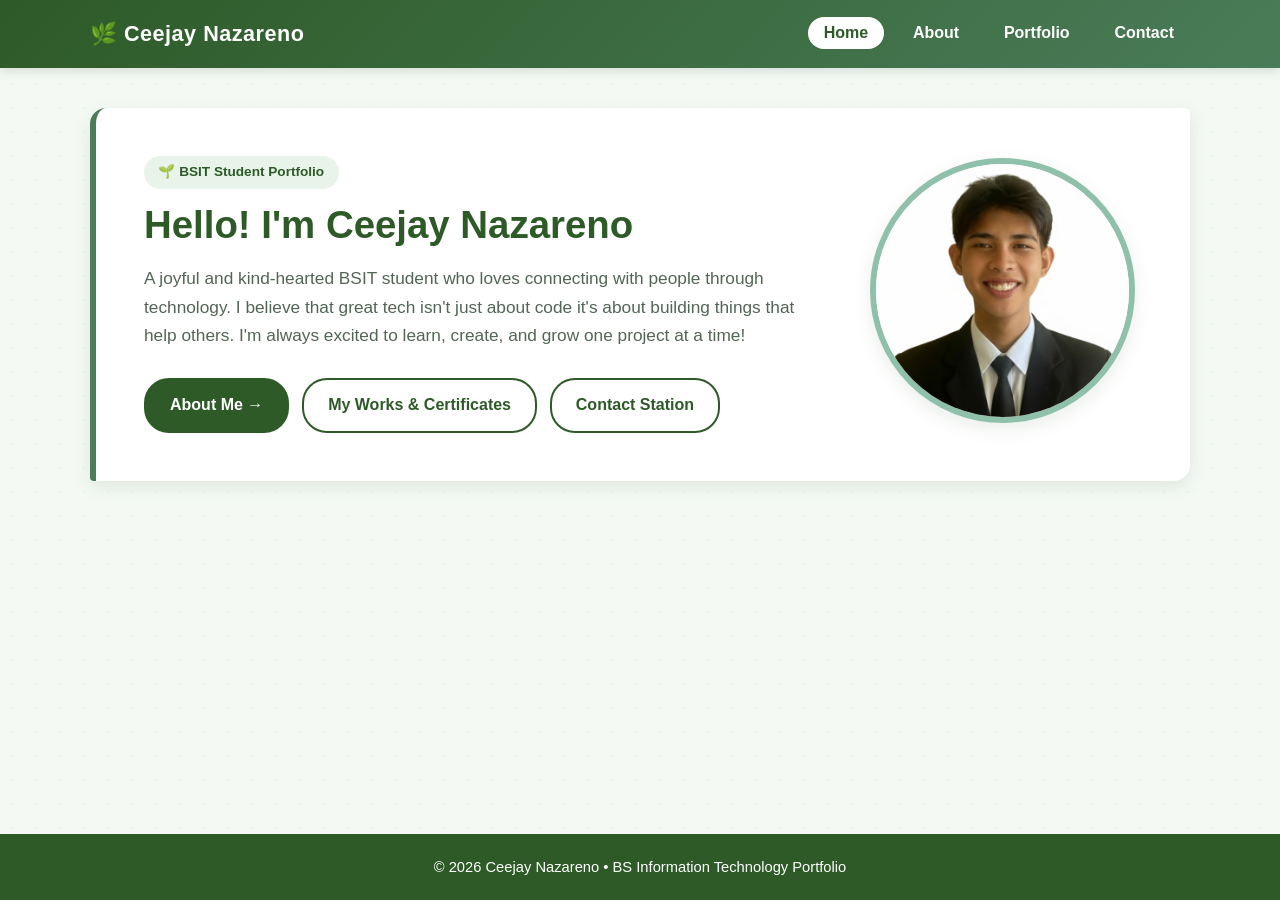
<file: index.html>
<!DOCTYPE html>
<html lang="en">
<head>
    <meta charset="UTF-8">
    <meta name="viewport" content="width=device-width, initial-scale=1.0">
    <title>Home | Ceejay Nazareno</title>
    <!-- Link to External Stylesheet -->
    <link rel="stylesheet" href="style.css">
</head>
<body>

    <!-- Top Navigation Header -->
    <header>
        <nav>
            <div class="logo">&#127807; Ceejay Nazareno</div>
            <ul class="nav-links">
                <li><a href="index.html" class="active">Home</a></li>
                <li><a href="about.html">About</a></li>
                <li><a href="portfolio.html">Portfolio</a></li>
                <li><a href="contact.html">Contact</a></li>
            </ul>
        </nav>
    </header>

    <!-- Main Hero Section -->
    <main>
        <section class="hero-section">
            <div class="hero-text">
                <span class="hero-badge">&#127793; BSIT Student Portfolio</span>
                <h1>Hello! I'm Ceejay Nazareno</h1>
                <p>
                    A joyful and kind-hearted BSIT student who loves connecting with people through technology. 
                    I believe that great tech isn't just about code it's about building things that help others. 
                    I'm always excited to learn, create, and grow one project at a time!
                </p>

                <!-- Station Navigation Buttons -->
                <div class="hero-buttons">
                    <a href="about.html" class="btn">About Me &rarr;</a>
                    <a href="portfolio.html" class="btn btn-outline">My Works &amp; Certificates</a>
                    <a href="contact.html" class="btn btn-outline">Contact Station</a>
                </div>
            </div>

            <!-- Profile Photo -->
            <div class="hero-image">
                <img src="profile.jpg" alt="Photo of Ceejay Nazareno">
            </div>
        </section>
    </main>

    <!-- Footer -->
    <footer>
        <p>&copy; 2026 Ceejay Nazareno &bull; BS Information Technology Portfolio</p>
    </footer>

</body>
</html>
</file>
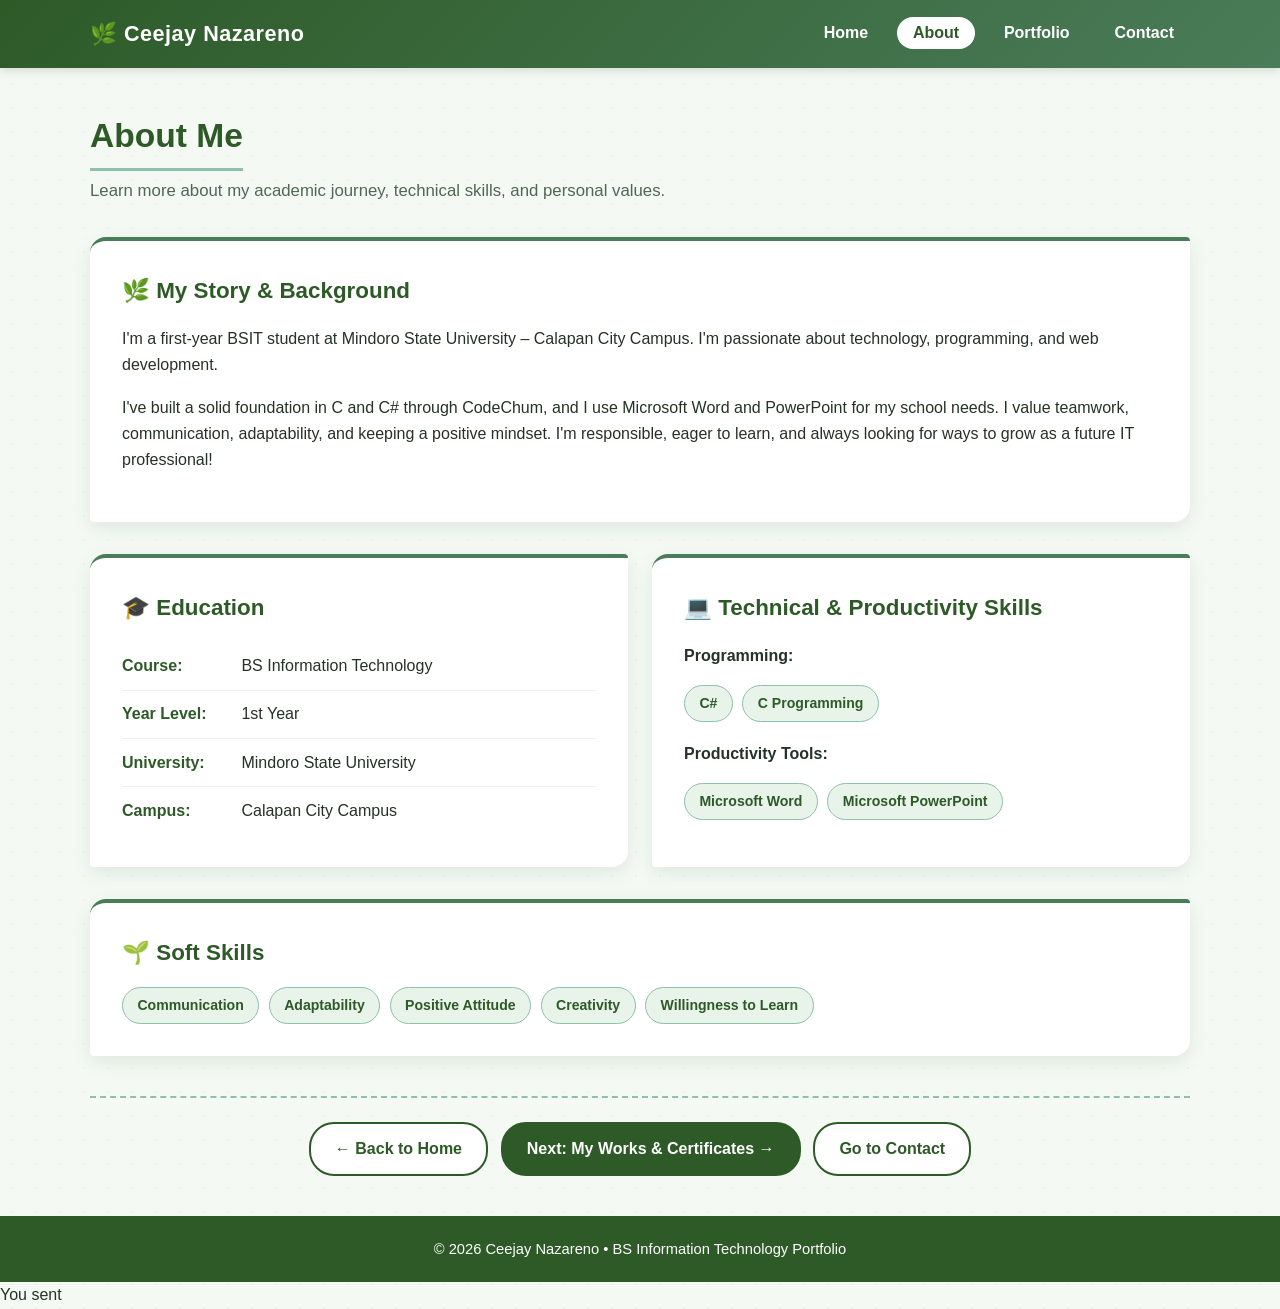
<file: about.html>
<!DOCTYPE html>
<html lang="en">
<head>
    <meta charset="UTF-8">
    <meta name="viewport" content="width=device-width, initial-scale=1.0">
    <title>About Me | Ceejay Nazareno</title>
    <!-- Link to External Stylesheet -->
    <link rel="stylesheet" href="style.css">
</head>
<body>

    <!-- Top Navigation Header -->
    <header>
        <nav>
            <div class="logo">&#127807; Ceejay Nazareno</div>
            <ul class="nav-links">
                <li><a href="index.html">Home</a></li>
                <li><a href="about.html" class="active">About</a></li>
                <li><a href="portfolio.html">Portfolio</a></li>
                <li><a href="contact.html">Contact</a></li>
            </ul>
        </nav>
    </header>

    <!-- Main Content -->
    <main>
        <h1 class="page-title">About Me</h1>
        <p class="page-subtitle">Learn more about my academic journey, technical skills, and personal values.</p>

        <!-- Biography Section -->
        <section class="card">
            <h2>&#127807; My Story &amp; Background</h2>
            <p>
                I'm a first-year BSIT student at Mindoro State University &ndash; Calapan City Campus. 
                I'm passionate about technology, programming, and web development.
            </p>
            <p>
                I've built a solid foundation in C and C# through CodeChum, and I use Microsoft Word and PowerPoint 
                for my school needs. I value teamwork, communication, adaptability, and keeping a positive mindset. 
                I'm responsible, eager to learn, and always looking for ways to grow as a future IT professional!
            </p>
        </section>

        <!-- Education & Technical Skills Grid -->
        <div class="grid-2">
            <!-- Academic Information -->
            <section class="card">
                <h2>&#127891; Education</h2>
                <ul class="info-list">
                    <li><strong>Course:</strong> BS Information Technology</li>
                    <li><strong>Year Level:</strong> 1st Year</li>
                    <li><strong>University:</strong> Mindoro State University</li>
                    <li><strong>Campus:</strong> Calapan City Campus</li>
                </ul>
            </section>

            <!-- Programming & Productivity Tools -->
            <section class="card">
                <h2>&#128187; Technical &amp; Productivity Skills</h2>
                <p><strong>Programming:</strong></p>
                <div class="tag-container">
                    <span class="tag">C#</span>
                    <span class="tag">C Programming</span>
                </div>

                <p style="margin-top: 1.2rem;"><strong>Productivity Tools:</strong></p>
                <div class="tag-container">
                    <span class="tag">Microsoft Word</span>
                    <span class="tag">Microsoft PowerPoint</span>
                </div>
            </section>
        </div>

        <!-- Soft Skills -->
        <section class="card">
            <h2>&#127793; Soft Skills</h2>
            <div class="tag-container">
                <span class="tag">Communication</span>
                <span class="tag">Adaptability</span>
                <span class="tag">Positive Attitude</span>
                <span class="tag">Creativity</span>
                <span class="tag">Willingness to Learn</span>
            </div>
        </section>

        <!-- Station Navigation Buttons -->
        <div class="station-bar">
            <a href="index.html" class="btn btn-outline">&larr; Back to Home</a>
            <a href="portfolio.html" class="btn">Next: My Works &amp; Certificates &rarr;</a>
            <a href="contact.html" class="btn btn-outline">Go to Contact</a>
        </div>
    </main>

    <!-- Footer -->
    <footer>
        <p>&copy; 2026 Ceejay Nazareno &bull; BS Information Technology Portfolio</p>
    </footer>

</body>
</html>
You sent
</file>
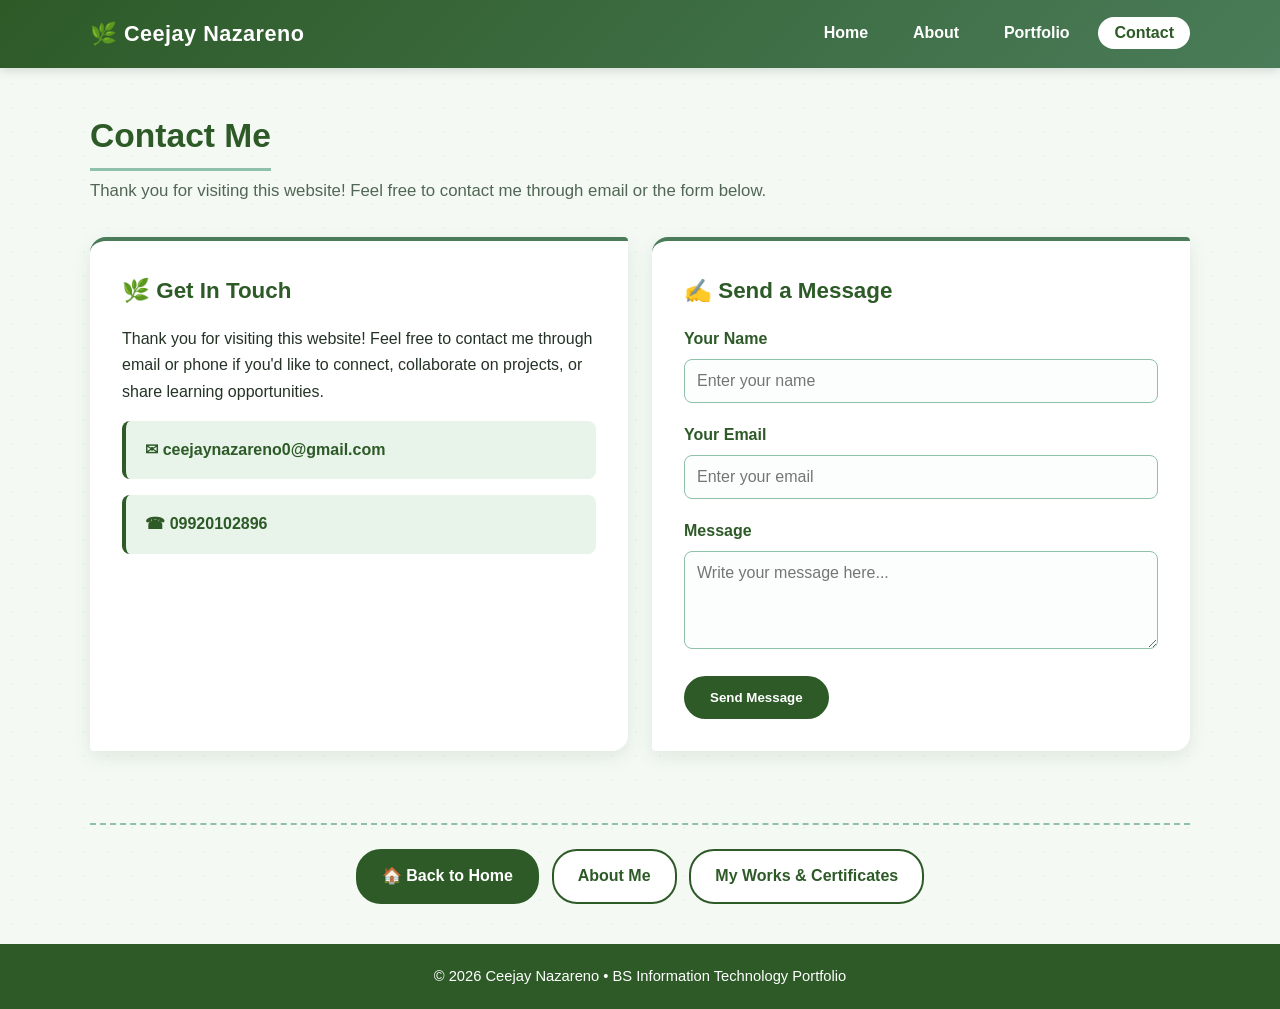
<file: contact.html>
<!DOCTYPE html>
<html lang="en">
<head>
    <meta charset="UTF-8">
    <meta name="viewport" content="width=device-width, initial-scale=1.0">
    <title>Contact | Ceejay Nazareno</title>
    <!-- Link to External Stylesheet -->
    <link rel="stylesheet" href="style.css">
</head>
<body>

    <!-- Top Navigation Header -->
    <header>
        <nav>
            <div class="logo">&#127807; Ceejay Nazareno</div>
            <ul class="nav-links">
                <li><a href="index.html">Home</a></li>
                <li><a href="about.html">About</a></li>
                <li><a href="portfolio.html">Portfolio</a></li>
                <li><a href="contact.html" class="active">Contact</a></li>
            </ul>
        </nav>
    </header>

    <!-- Main Content -->
    <main>
        <h1 class="page-title">Contact Me</h1>
        <p class="page-subtitle">Thank you for visiting this website! Feel free to contact me through email or the form below.</p>

        <div class="grid-2">
            <!-- Direct Contact Information -->
            <section class="card">
                <h2>&#127807; Get In Touch</h2>
                <p>
                    Thank you for visiting this website! Feel free to contact me through email or phone if you'd like to connect, 
                    collaborate on projects, or share learning opportunities.
                </p>
                <div class="contact-item">
                    &#9993; ceejaynazareno0@gmail.com
                </div>
                <div class="contact-item">
                    &#9742; 09920102896
                </div>
            </section>

            <!-- Contact Form -->
            <section class="card">
                <h2>&#9997; Send a Message</h2>
                <form action="#" method="post">
                    <div class="form-group">
                        <label for="name">Your Name</label>
                        <input type="text" id="name" name="name" placeholder="Enter your name" required>
                    </div>
                    <div class="form-group">
                        <label for="email">Your Email</label>
                        <input type="email" id="email" name="email" placeholder="Enter your email" required>
                    </div>
                    <div class="form-group">
                        <label for="message">Message</label>
                        <textarea id="message" name="message" rows="4" placeholder="Write your message here..." required></textarea>
                    </div>
                    <button type="submit" class="btn">Send Message</button>
                </form>
            </section>
        </div>

        <!-- Station Navigation Buttons -->
        <div class="station-bar">
            <a href="index.html" class="btn">&#127968; Back to Home</a>
            <a href="about.html" class="btn btn-outline">About Me</a>
            <a href="portfolio.html" class="btn btn-outline">My Works &amp; Certificates</a>
        </div>
    </main>

    <!-- Footer -->
    <footer>
        <p>&copy; 2026 Ceejay Nazareno &bull; BS Information Technology Portfolio</p>
    </footer>

</body>
</html>
</file>
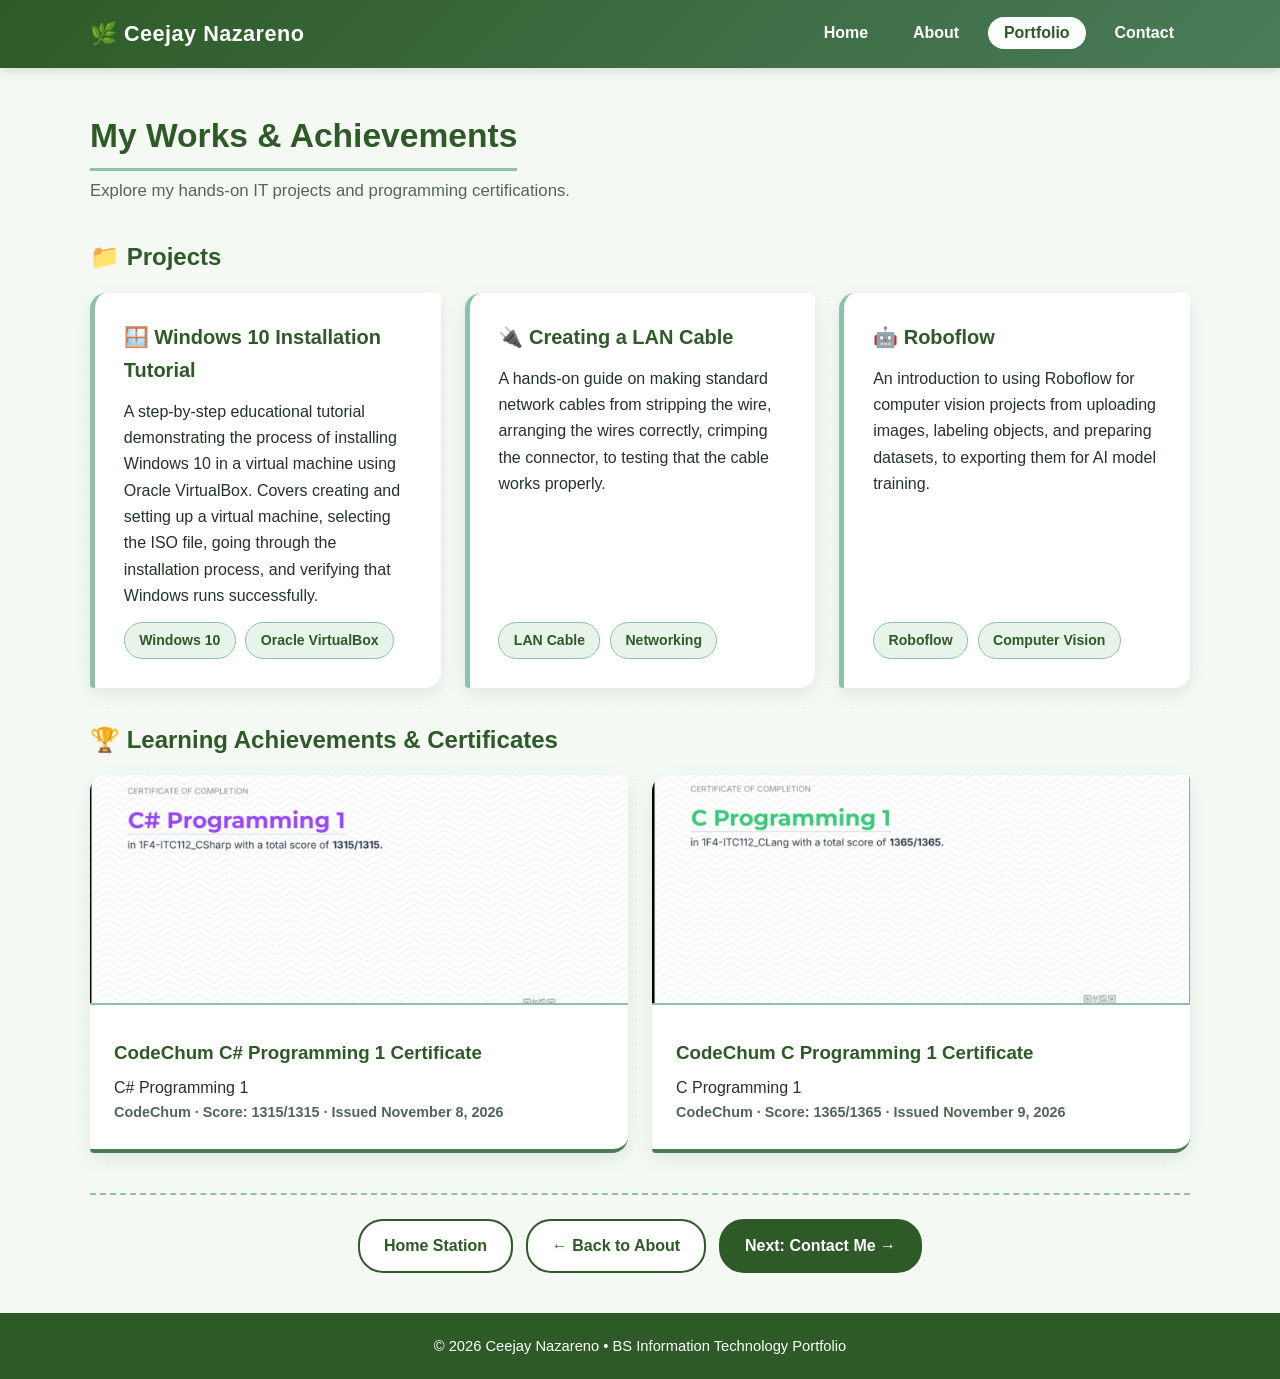
<file: portfolio.html>
<!DOCTYPE html>
<html lang="en">
<head>
    <meta charset="UTF-8">
    <meta name="viewport" content="width=device-width, initial-scale=1.0">
    <title>Portfolio | Ceejay Nazareno</title>
    <!-- Link to External Stylesheet -->
    <link rel="stylesheet" href="style.css">
</head>
<body>

    <!-- Top Navigation Header -->
    <header>
        <nav>
            <div class="logo">&#127807; Ceejay Nazareno</div>
            <ul class="nav-links">
                <li><a href="index.html">Home</a></li>
                <li><a href="about.html">About</a></li>
                <li><a href="portfolio.html" class="active">Portfolio</a></li>
                <li><a href="contact.html">Contact</a></li>
            </ul>
        </nav>
    </header>

    <!-- Main Content -->
    <main>
        <h1 class="page-title">My Works &amp; Achievements</h1>
        <p class="page-subtitle">Explore my hands-on IT projects and programming certifications.</p>

        <!-- Projects Section -->
        <h2 style="color: var(--forest-green); margin-bottom: 1rem;">&#128193; Projects</h2>
        <div class="grid-3">
            
            <!-- Project 1: Windows 10 Installation -->
            <article class="project-card">
                <div>
                    <h3>&#129695; Windows 10 Installation Tutorial</h3>
                    <p>
                        A step-by-step educational tutorial demonstrating the process of installing Windows 10 in a virtual machine 
                        using Oracle VirtualBox. Covers creating and setting up a virtual machine, selecting the ISO file, 
                        going through the installation process, and verifying that Windows runs successfully.
                    </p>
                </div>
                <div class="tag-container">
                    <span class="tag">Windows 10</span>
                    <span class="tag">Oracle VirtualBox</span>
                </div>
            </article>

            <!-- Project 2: LAN Cable -->
            <article class="project-card">
                <div>
                    <h3>&#128268; Creating a LAN Cable</h3>
                    <p>
                        A hands-on guide on making standard network cables from stripping the wire, arranging the wires correctly, 
                        crimping the connector, to testing that the cable works properly.
                    </p>
                </div>
                <div class="tag-container">
                    <span class="tag">LAN Cable</span>
                    <span class="tag">Networking</span>
                </div>
            </article>

            <!-- Project 3: Roboflow -->
            <article class="project-card">
                <div>
                    <h3>&#129302; Roboflow</h3>
                    <p>
                        An introduction to using Roboflow for computer vision projects from uploading images, labeling objects, 
                        and preparing datasets, to exporting them for AI model training.
                    </p>
                </div>
                <div class="tag-container">
                    <span class="tag">Roboflow</span>
                    <span class="tag">Computer Vision</span>
                </div>
            </article>

        </div>

        <!-- Learning Achievements / Certificates Section -->
        <h2 style="color: var(--forest-green); margin-bottom: 1rem;">&#127942; Learning Achievements &amp; Certificates</h2>
        <div class="grid-2">

            <!-- C# Programming 1 Certificate -->
            <article class="cert-card">
                <img src="Csharp.jpg" alt="CodeChum C# Programming 1 Certificate">
                <div class="cert-details">
                    <h3>CodeChum C# Programming 1 Certificate</h3>
                    <p>C# Programming 1</p>
                    <p class="cert-meta">CodeChum &middot; Score: 1315/1315 &middot; Issued November 8, 2026</p>
                </div>
            </article>

            <!-- C Programming 1 Certificate -->
            <article class="cert-card">
                <img src="Clang.jpg" alt="CodeChum C Programming 1 Certificate">
                <div class="cert-details">
                    <h3>CodeChum C Programming 1 Certificate</h3>
                    <p>C Programming 1</p>
                    <p class="cert-meta">CodeChum &middot; Score: 1365/1365 &middot; Issued November 9, 2026</p>
                </div>
            </article>

        </div>

        <!-- Station Navigation Buttons -->
        <div class="station-bar">
            <a href="index.html" class="btn btn-outline">Home Station</a>
            <a href="about.html" class="btn btn-outline">&larr; Back to About</a>
            <a href="contact.html" class="btn">Next: Contact Me &rarr;</a>
        </div>
    </main>

    <!-- Footer -->
    <footer>
        <p>&copy; 2026 Ceejay Nazareno &bull; BS Information Technology Portfolio</p>
    </footer>

</body>
</html>
</file>
<file: style.css>
/* =========================================
   GLOBAL STYLES & NATURE GREEN PALETTE
   ========================================= */
:root {
    --forest-green: #2d5a27;        /* Deep Forest Green */
    --leaf-green: #4a7c59;          /* Medium Botanical Green */
    --sage-green: #8fc0a9;          /* Soft Sage Accent */
    --mint-bg: #f4f9f4;             /* Light Nature Cream/Mint Background */
    --soft-leaf: #e8f3ea;           /* Card & Tag Highlight Tint */
    --earth-dark: #243326;          /* Deep Charcoal-Green Text */
    --earth-muted: #526655;         /* Secondary Muted Green Text */
    --white: #ffffff;
    --radius-organic: 16px 4px 16px 4px; /* Leaf-inspired asymmetric corners */
    --shadow-soft: 0 6px 18px rgba(45, 90, 39, 0.1);
}

* {
    margin: 0;
    padding: 0;
    box-sizing: border-box;
}

body {
    font-family: 'Segoe UI', Tahoma, Geneva, Verdana, sans-serif;
    line-height: 1.65;
    color: var(--earth-dark);
    background-color: var(--mint-bg);
    background-image: radial-gradient(var(--soft-leaf) 1.5px, transparent 1.5px);
    background-size: 24px 24px;
    display: flex;
    flex-direction: column;
    min-height: 100vh;
}

/* =========================================
   HEADER & TOP NAVIGATION BAR
   ========================================= */
header {
    background: linear-gradient(135deg, var(--forest-green), var(--leaf-green));
    color: var(--white);
    padding: 1rem 5%;
    box-shadow: 0 3px 10px rgba(36, 51, 38, 0.15);
    position: sticky;
    top: 0;
    z-index: 100;
}

nav {
    max-width: 1100px;
    margin: 0 auto;
    display: flex;
    justify-content: space-between;
    align-items: center;
    flex-wrap: wrap;
    gap: 1rem;
}

.logo {
    font-size: 1.35rem;
    font-weight: bold;
    letter-spacing: 0.5px;
}

.nav-links {
    list-style: none;
    display: flex;
    gap: 0.8rem;
    flex-wrap: wrap;
}

.nav-links a {
    color: var(--white);
    text-decoration: none;
    font-weight: 600;
    padding: 0.45rem 1rem;
    border-radius: 20px;
    transition: all 0.3s ease;
}

.nav-links a:hover,
.nav-links a.active {
    background-color: var(--white);
    color: var(--forest-green);
}

/* =========================================
   MAIN LAYOUT & STATION BUTTONS
   ========================================= */
main {
    max-width: 1100px;
    width: 90%;
    margin: 2.5rem auto;
    flex: 1;
}

.page-title {
    color: var(--forest-green);
    font-size: 2.1rem;
    margin-bottom: 0.4rem;
    border-bottom: 3px solid var(--sage-green);
    display: inline-block;
    padding-bottom: 0.3rem;
}

.page-subtitle {
    color: var(--earth-muted);
    margin-bottom: 2rem;
    font-size: 1.05rem;
}

/* Quick Station Navigation Bar */
.station-bar {
    display: flex;
    flex-wrap: wrap;
    gap: 0.8rem;
    margin-top: 2.5rem;
    padding-top: 1.5rem;
    border-top: 2px dashed var(--sage-green);
    justify-content: center;
}

/* Buttons */
.btn {
    display: inline-block;
    background-color: var(--forest-green);
    color: var(--white);
    padding: 0.75rem 1.5rem;
    border-radius: 25px;
    text-decoration: none;
    font-weight: 600;
    border: 2px solid var(--forest-green);
    cursor: pointer;
    transition: all 0.3s ease;
}

.btn:hover {
    background-color: var(--leaf-green);
    border-color: var(--leaf-green);
    transform: translateY(-2px);
}

.btn-outline {
    background-color: var(--white);
    color: var(--forest-green);
    border: 2px solid var(--forest-green);
}

.btn-outline:hover {
    background-color: var(--soft-leaf);
    color: var(--forest-green);
}

/* =========================================
   HOME PAGE (HERO SECTION)
   ========================================= */
.hero-section {
    display: flex;
    align-items: center;
    justify-content: space-between;
    gap: 3rem;
    background-color: var(--white);
    padding: 3rem;
    border-radius: var(--radius-organic);
    box-shadow: var(--shadow-soft);
    border-left: 6px solid var(--leaf-green);
    flex-wrap: wrap;
}

.hero-text {
    flex: 1;
    min-width: 280px;
}

.hero-badge {
    display: inline-block;
    background-color: var(--soft-leaf);
    color: var(--forest-green);
    padding: 0.35rem 0.9rem;
    border-radius: 20px;
    font-weight: 700;
    font-size: 0.85rem;
    margin-bottom: 0.8rem;
}

.hero-text h1 {
    font-size: 2.4rem;
    color: var(--forest-green);
    margin-bottom: 1rem;
    line-height: 1.2;
}

.hero-text p {
    font-size: 1.08rem;
    color: var(--earth-muted);
    margin-bottom: 1.8rem;
}

.hero-buttons {
    display: flex;
    flex-wrap: wrap;
    gap: 0.8rem;
}

.hero-image {
    flex: 0 0 280px;
    text-align: center;
}

.hero-image img {
    width: 265px;
    height: 265px;
    object-fit: cover;
    border-radius: 50%;
    border: 6px solid var(--sage-green);
    box-shadow: var(--shadow-soft);
}

/* =========================================
   CARDS, GRIDS & TAGS
   ========================================= */
.card {
    background-color: var(--white);
    padding: 2rem;
    border-radius: var(--radius-organic);
    box-shadow: var(--shadow-soft);
    border-top: 4px solid var(--leaf-green);
    margin-bottom: 2rem;
}

.card h2 {
    color: var(--forest-green);
    margin-bottom: 1rem;
    font-size: 1.4rem;
}

.card p {
    margin-bottom: 1rem;
}

.grid-2 {
    display: grid;
    grid-template-columns: repeat(auto-fit, minmax(300px, 1fr));
    gap: 1.5rem;
}

.grid-3 {
    display: grid;
    grid-template-columns: repeat(auto-fit, minmax(280px, 1fr));
    gap: 1.5rem;
    margin-bottom: 2rem;
}

/* Project Cards */
.project-card {
    background-color: var(--white);
    padding: 1.8rem;
    border-radius: var(--radius-organic);
    box-shadow: var(--shadow-soft);
    border-left: 5px solid var(--sage-green);
    display: flex;
    flex-direction: column;
    justify-content: space-between;
}

.project-card h3 {
    color: var(--forest-green);
    font-size: 1.25rem;
    margin-bottom: 0.7rem;
}

/* Academic Info List */
.info-list {
    list-style: none;
}

.info-list li {
    padding: 0.65rem 0;
    border-bottom: 1px solid var(--soft-leaf);
}

.info-list li:last-child {
    border-bottom: none;
}

.info-list strong {
    color: var(--forest-green);
    display: inline-block;
    width: 115px;
}

/* Nature Pill Tags */
.tag-container {
    display: flex;
    flex-wrap: wrap;
    gap: 0.6rem;
    margin-top: 0.8rem;
}

.tag {
    background-color: var(--soft-leaf);
    color: var(--forest-green);
    border: 1px solid var(--sage-green);
    padding: 0.35rem 0.9rem;
    border-radius: 20px;
    font-size: 0.88rem;
    font-weight: 600;
}

/* Certificate Cards */
.cert-card {
    background-color: var(--white);
    border-radius: var(--radius-organic);
    box-shadow: var(--shadow-soft);
    overflow: hidden;
    border-bottom: 4px solid var(--leaf-green);
}

.cert-card img {
    width: 100%;
    height: 230px;
    object-fit: cover;
    background-color: var(--soft-leaf);
    border-bottom: 2px solid var(--sage-green);
}

.cert-details {
    padding: 1.5rem;
}

.cert-details h3 {
    color: var(--forest-green);
    margin-bottom: 0.4rem;
}

.cert-meta {
    font-size: 0.9rem;
    color: var(--earth-muted);
    font-weight: 600;
}

/* =========================================
   CONTACT PAGE & FORM
   ========================================= */
.contact-item {
    background-color: var(--soft-leaf);
    border-left: 4px solid var(--forest-green);
    padding: 1rem 1.2rem;
    border-radius: 8px;
    margin-bottom: 1rem;
    color: var(--forest-green);
    font-weight: 600;
}

.form-group {
    margin-bottom: 1.2rem;
}

.form-group label {
    display: block;
    margin-bottom: 0.4rem;
    font-weight: 600;
    color: var(--forest-green);
}

.form-group input,
.form-group textarea {
    width: 100%;
    padding: 0.75rem;
    border: 1.5px solid var(--sage-green);
    border-radius: 8px;
    font-family: inherit;
    font-size: 1rem;
    background-color: #fcfefd;
}

.form-group input:focus,
.form-group textarea:focus {
    outline: none;
    border-color: var(--forest-green);
}

/* =========================================
   FOOTER
   ========================================= */
footer {
    background-color: var(--forest-green);
    color: var(--white);
    text-align: center;
    padding: 1.3rem;
    margin-top: auto;
    font-size: 0.92rem;
}
You sent
</file>
